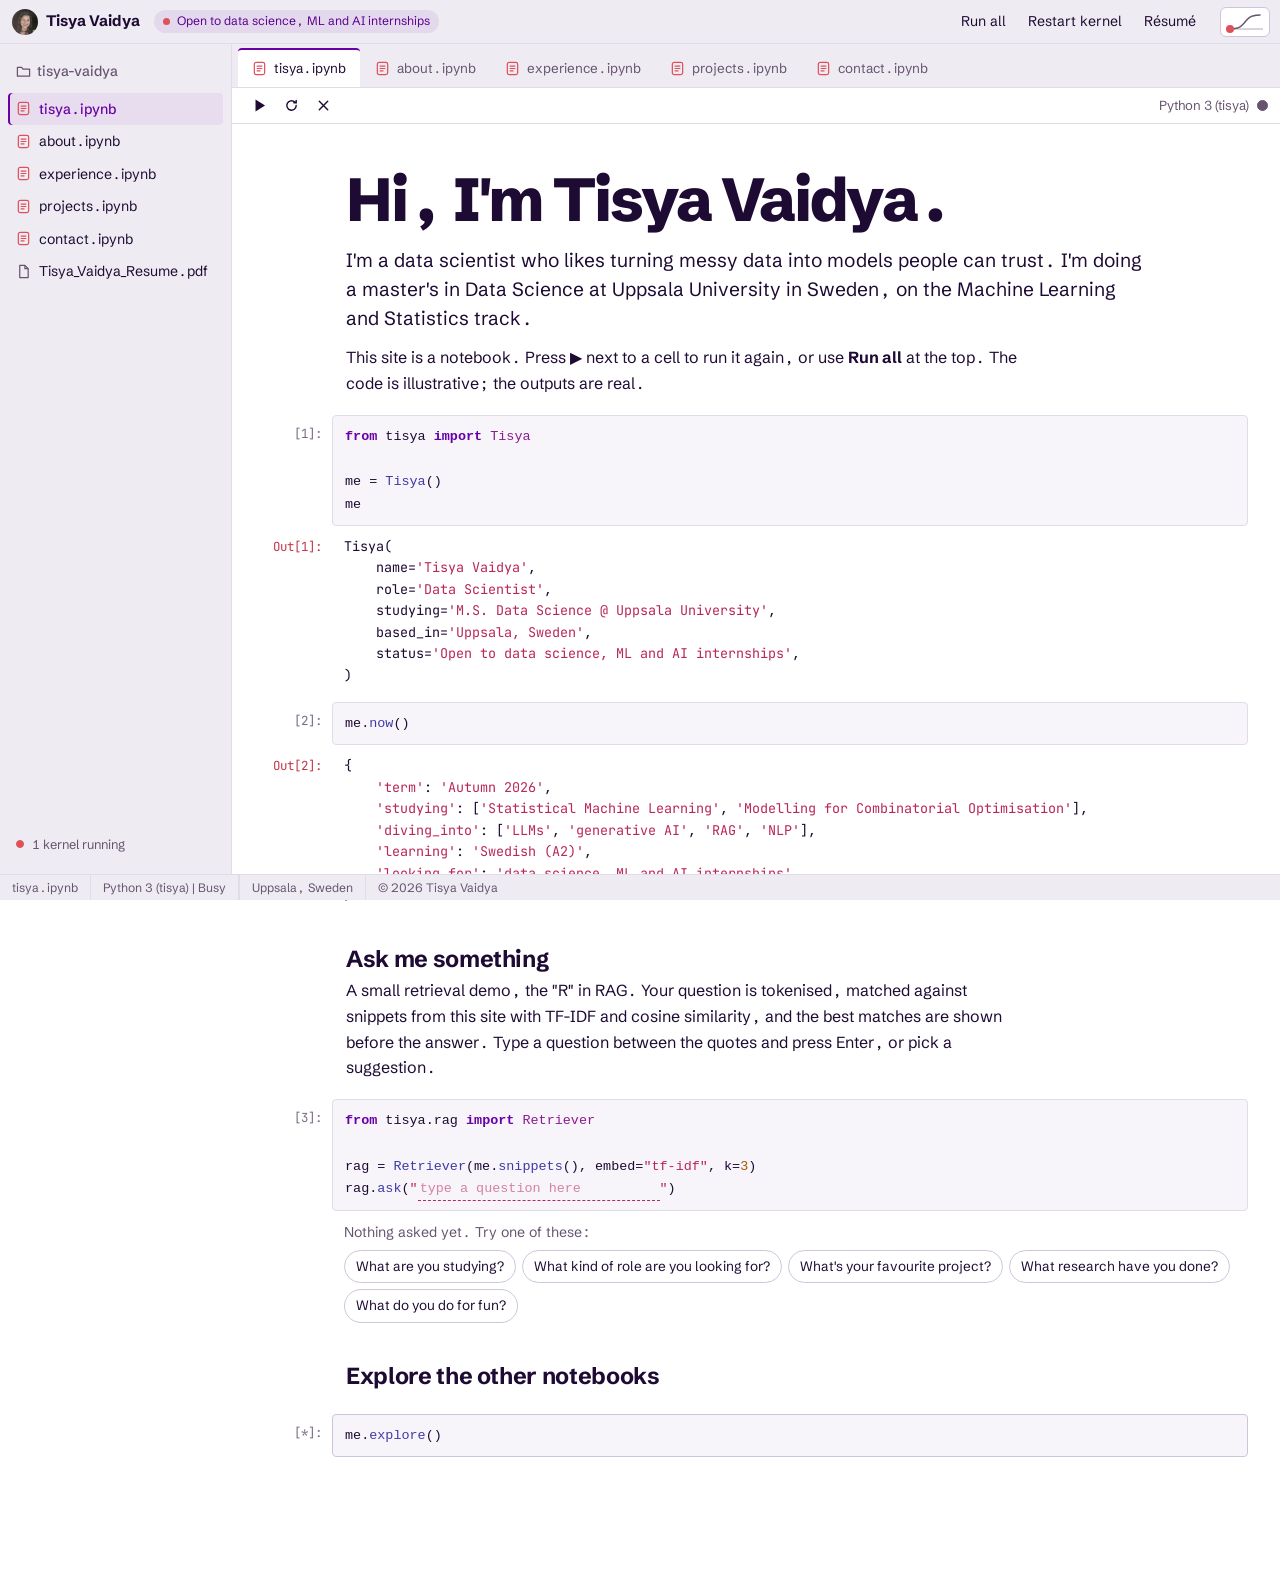
<file: index.html>
<!DOCTYPE html>
<html lang="en">
<head>
  <meta charset="utf-8">
  <meta name="viewport" content="width=device-width, initial-scale=1">
  <title>Tisya Vaidya, data scientist</title>
  <meta name="description" content="Tisya Vaidya is a data scientist and master's student in Data Science (Machine Learning and Statistics track) at Uppsala University, Sweden.">
  <link rel="canonical" href="https://tisyavaidya.com/">
  <meta property="og:type" content="website">
  <meta property="og:url" content="https://tisyavaidya.com/">
  <meta property="og:title" content="Tisya Vaidya, data scientist">
  <meta property="og:description" content="Tisya Vaidya is a data scientist and master's student in Data Science (Machine Learning and Statistics track) at Uppsala University, Sweden.">
  <meta property="og:image" content="https://tisyavaidya.com/assets/og-image.png">
  <meta name="twitter:card" content="summary_large_image">
  <link rel="icon" href="assets/favicon.svg" type="image/svg+xml">
  <script>
    /* Follow the device setting; keep a theme chosen during this visit */
    (function () {
      try { localStorage.removeItem("theme"); } catch (e) {}
      window.name = (window.name || "").replace(/(?:^|;)theme=[^;]*/g, "");
      var t = null; try { t = sessionStorage.getItem("theme"); } catch (e) {}
      if (!t) t = window.matchMedia && window.matchMedia("(prefers-color-scheme: dark)").matches ? "dark" : "light";
      document.documentElement.dataset.theme = t;
    })();
  </script>
  <link rel="preconnect" href="https://fonts.googleapis.com">
  <link rel="preconnect" href="https://fonts.gstatic.com" crossorigin>
  <link href="https://fonts.googleapis.com/css2?family=JetBrains+Mono:wght@400;700&family=Schibsted+Grotesk:wght@400;500;700;800&display=swap" rel="stylesheet">
  <link rel="stylesheet" href="css/notebook.css?v=15494342">
</head>
<body data-page="home">
  <a class="skip" href="#notebook">Skip to notebook</a>
  <div id="app">
    <div class="main">
      <main class="notebook" id="notebook">

        <div class="cell md"><div class="cell-body">
          <h1>Hi, I'm Tisya Vaidya.</h1>
          <p class="lede">I'm a data scientist who likes turning messy data into models people can trust. I'm doing a master's in Data Science at Uppsala University in Sweden, on the Machine Learning and Statistics track.</p>
          <p>This site is a notebook. Press ▶ next to a cell to run it again, or use <strong>Run all</strong> at the top. The code is illustrative; the outputs are real.</p>
        </div></div>

        <div class="cell code"><div class="cell-body">
          <pre class="src"><code>from tisya import Tisya

me = Tisya()
me</code></pre>
          <div class="output" data-render="me-repr" hidden><span class="out-prompt"></span><div class="out-body"></div></div>
        </div></div>

        <div class="cell code"><div class="cell-body">
          <pre class="src"><code>me.now()</code></pre>
          <div class="output" data-render="now" hidden><span class="out-prompt"></span><div class="out-body"></div></div>
        </div></div>

        <div class="cell md"><div class="cell-body">
          <h2>Ask me something</h2>
          <p>A small retrieval demo, the "R" in RAG. Your question is tokenised, matched against snippets from this site with TF-IDF and cosine similarity, and the best matches are shown before the answer. Type a question between the quotes and press Enter, or pick a suggestion.</p>
        </div></div>

        <div class="cell code"><div class="cell-body">
          <pre class="src"><code>from tisya.rag import Retriever

rag = Retriever(me.snippets(), embed=&quot;tf-idf&quot;, k=3)
rag.ask(&quot;__INPUT__&quot;)</code></pre>
          <div class="output" data-render="ask" hidden><div class="out-body"></div></div>
        </div></div>

        <div class="cell md"><div class="cell-body">
          <h2>Explore the other notebooks</h2>
        </div></div>

        <div class="cell code"><div class="cell-body">
          <pre class="src"><code>me.explore()</code></pre>
          <div class="output" data-render="explore" hidden><div class="out-body"></div></div>
        </div></div>
      </main>
    </div>
  </div>
  <script src="js/data.js?v=7a0d462c"></script>
  <script src="js/notebook.js?v=66064dac"></script>
</body>
</html>
</file>
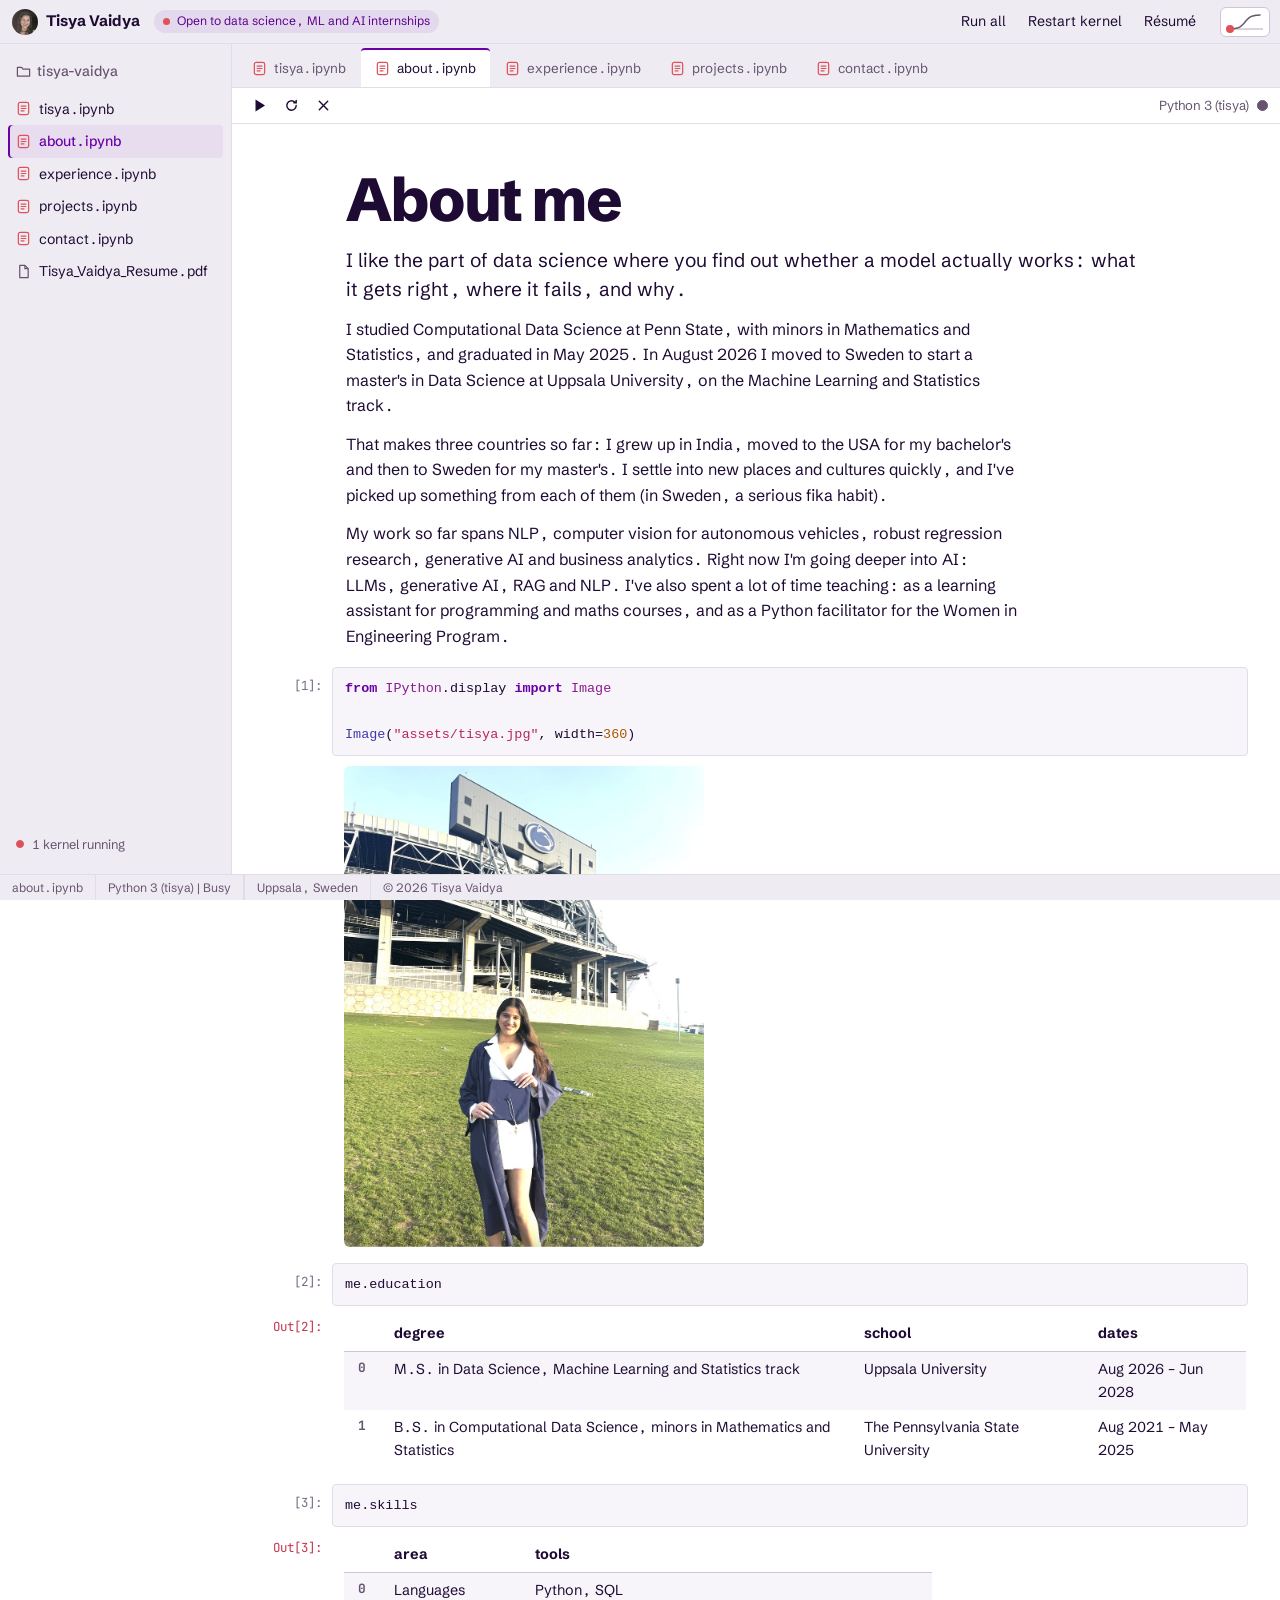
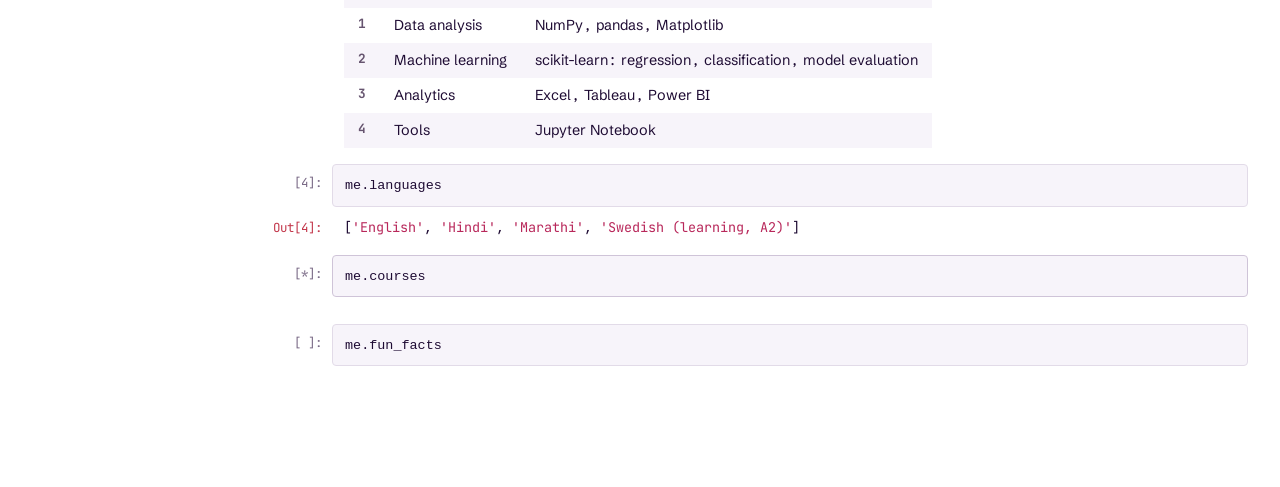
<file: about.html>
<!DOCTYPE html>
<html lang="en">
<head>
  <meta charset="utf-8">
  <meta name="viewport" content="width=device-width, initial-scale=1">
  <title>About | Tisya Vaidya</title>
  <meta name="description" content="Tisya Vaidya is a data scientist and master's student in Data Science (Machine Learning and Statistics track) at Uppsala University, Sweden.">
  <link rel="canonical" href="https://tisyavaidya.com/about">
  <meta property="og:type" content="website">
  <meta property="og:url" content="https://tisyavaidya.com/about">
  <meta property="og:title" content="About | Tisya Vaidya">
  <meta property="og:description" content="Tisya Vaidya is a data scientist and master's student in Data Science (Machine Learning and Statistics track) at Uppsala University, Sweden.">
  <meta property="og:image" content="https://tisyavaidya.com/assets/og-image.png">
  <meta name="twitter:card" content="summary_large_image">
  <link rel="icon" href="assets/favicon.svg" type="image/svg+xml">
  <script>
    /* Follow the device setting; keep a theme chosen during this visit */
    (function () {
      try { localStorage.removeItem("theme"); } catch (e) {}
      window.name = (window.name || "").replace(/(?:^|;)theme=[^;]*/g, "");
      var t = null; try { t = sessionStorage.getItem("theme"); } catch (e) {}
      if (!t) t = window.matchMedia && window.matchMedia("(prefers-color-scheme: dark)").matches ? "dark" : "light";
      document.documentElement.dataset.theme = t;
    })();
  </script>
  <link rel="preconnect" href="https://fonts.googleapis.com">
  <link rel="preconnect" href="https://fonts.gstatic.com" crossorigin>
  <link href="https://fonts.googleapis.com/css2?family=JetBrains+Mono:wght@400;700&family=Schibsted+Grotesk:wght@400;500;700;800&display=swap" rel="stylesheet">
  <link rel="stylesheet" href="css/notebook.css?v=15494342">
</head>
<body data-page="about">
  <a class="skip" href="#notebook">Skip to notebook</a>
  <div id="app">
    <div class="main">
      <main class="notebook" id="notebook">

        <div class="cell md"><div class="cell-body">
          <h1>About me</h1>
          <p class="lede">I like the part of data science where you find out whether a model actually works: what it gets right, where it fails, and why.</p>
          <p>I studied Computational Data Science at Penn State, with minors in Mathematics and Statistics, and graduated in May 2025. In August 2026 I moved to Sweden to start a master's in Data Science at Uppsala University, on the Machine Learning and Statistics track.</p>
          <p>That makes three countries so far: I grew up in India, moved to the USA for my bachelor's and then to Sweden for my master's. I settle into new places and cultures quickly, and I've picked up something from each of them (in Sweden, a serious fika habit).</p>
          <p>My work so far spans NLP, computer vision for autonomous vehicles, robust regression research, generative AI and business analytics. Right now I'm going deeper into AI: LLMs, generative AI, RAG and NLP. I've also spent a lot of time teaching: as a learning assistant for programming and maths courses, and as a Python facilitator for the Women in Engineering Program.</p>
        </div></div>

        <div class="cell code"><div class="cell-body">
          <pre class="src"><code>from IPython.display import Image

Image(&quot;assets/tisya.jpg&quot;, width=360)</code></pre>
          <div class="output" data-render="" hidden><div class="out-body"><img class="portrait" src="assets/tisya.jpg" alt="Tisya Vaidya in her graduation gown, holding her cap, in front of Beaver Stadium at Penn State" width="900" height="1203"></div></div>
        </div></div>

        <div class="cell code"><div class="cell-body">
          <pre class="src"><code>me.education</code></pre>
          <div class="output" data-render="education" hidden><span class="out-prompt"></span><div class="out-body"></div></div>
        </div></div>

        <div class="cell code"><div class="cell-body">
          <pre class="src"><code>me.skills</code></pre>
          <div class="output" data-render="skills" hidden><span class="out-prompt"></span><div class="out-body"></div></div>
        </div></div>

        <div class="cell code"><div class="cell-body">
          <pre class="src"><code>me.languages</code></pre>
          <div class="output" data-render="languages" hidden><span class="out-prompt"></span><div class="out-body"></div></div>
        </div></div>

        <div class="cell code"><div class="cell-body">
          <pre class="src"><code>me.courses</code></pre>
          <div class="output" data-render="courses" hidden><span class="out-prompt"></span><div class="out-body"></div></div>
        </div></div>

        <div class="cell code"><div class="cell-body">
          <pre class="src"><code>me.fun_facts</code></pre>
          <div class="output" data-render="fun-facts" hidden><span class="out-prompt"></span><div class="out-body"></div></div>
        </div></div>
      </main>
    </div>
  </div>
  <script src="js/data.js?v=7a0d462c"></script>
  <script src="js/notebook.js?v=66064dac"></script>
</body>
</html>
</file>
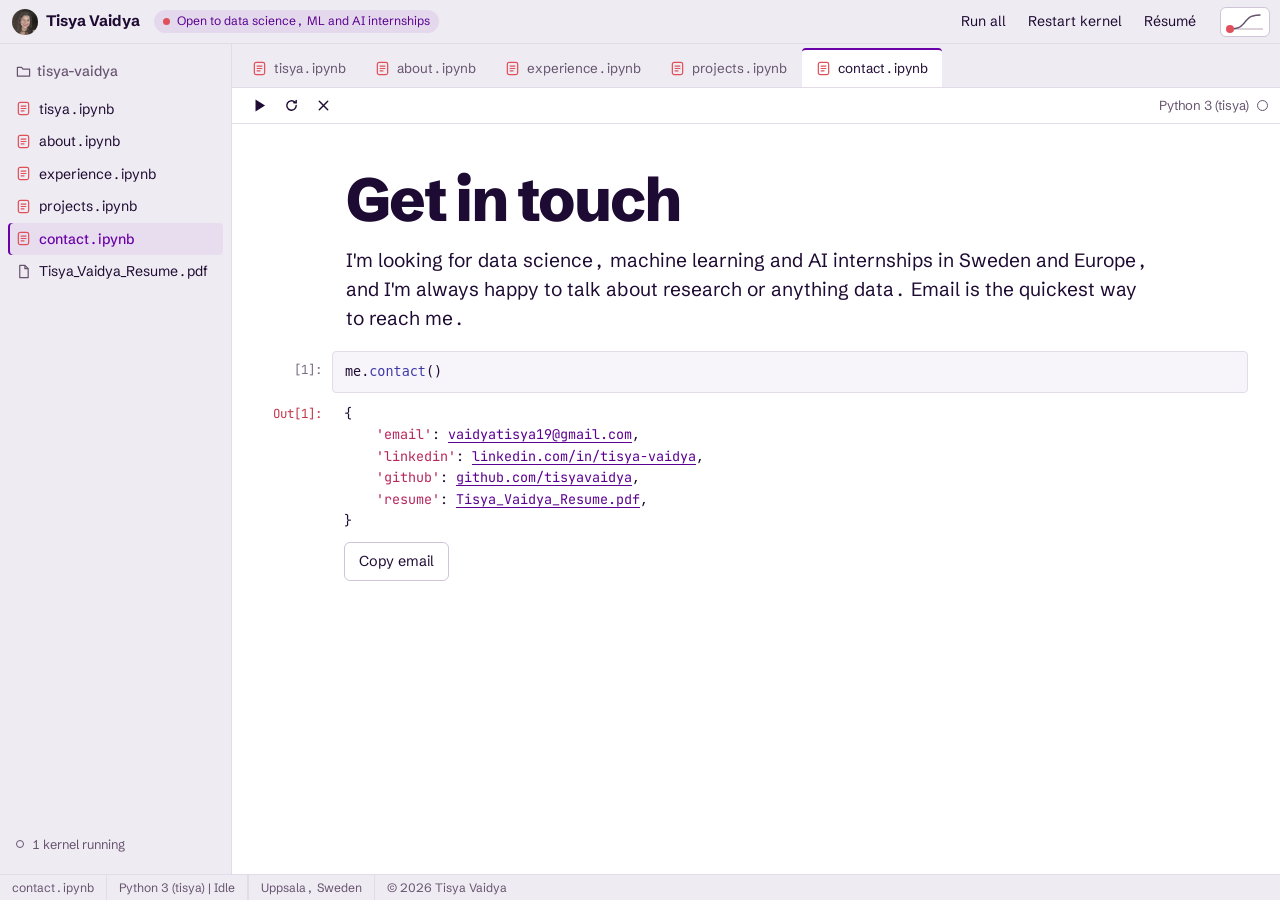
<file: contact.html>
<!DOCTYPE html>
<html lang="en">
<head>
  <meta charset="utf-8">
  <meta name="viewport" content="width=device-width, initial-scale=1">
  <title>Contact | Tisya Vaidya</title>
  <meta name="description" content="Tisya Vaidya is a data scientist and master's student in Data Science (Machine Learning and Statistics track) at Uppsala University, Sweden.">
  <link rel="canonical" href="https://tisyavaidya.com/contact">
  <meta property="og:type" content="website">
  <meta property="og:url" content="https://tisyavaidya.com/contact">
  <meta property="og:title" content="Contact | Tisya Vaidya">
  <meta property="og:description" content="Tisya Vaidya is a data scientist and master's student in Data Science (Machine Learning and Statistics track) at Uppsala University, Sweden.">
  <meta property="og:image" content="https://tisyavaidya.com/assets/og-image.png">
  <meta name="twitter:card" content="summary_large_image">
  <link rel="icon" href="assets/favicon.svg" type="image/svg+xml">
  <script>
    /* Follow the device setting; keep a theme chosen during this visit */
    (function () {
      try { localStorage.removeItem("theme"); } catch (e) {}
      window.name = (window.name || "").replace(/(?:^|;)theme=[^;]*/g, "");
      var t = null; try { t = sessionStorage.getItem("theme"); } catch (e) {}
      if (!t) t = window.matchMedia && window.matchMedia("(prefers-color-scheme: dark)").matches ? "dark" : "light";
      document.documentElement.dataset.theme = t;
    })();
  </script>
  <link rel="preconnect" href="https://fonts.googleapis.com">
  <link rel="preconnect" href="https://fonts.gstatic.com" crossorigin>
  <link href="https://fonts.googleapis.com/css2?family=JetBrains+Mono:wght@400;700&family=Schibsted+Grotesk:wght@400;500;700;800&display=swap" rel="stylesheet">
  <link rel="stylesheet" href="css/notebook.css?v=15494342">
</head>
<body data-page="contact">
  <a class="skip" href="#notebook">Skip to notebook</a>
  <div id="app">
    <div class="main">
      <main class="notebook" id="notebook">

        <div class="cell md"><div class="cell-body">
          <h1>Get in touch</h1>
          <p class="lede">I'm looking for data science, machine learning and AI internships in Sweden and Europe, and I'm always happy to talk about research or anything data. Email is the quickest way to reach me.</p>
        </div></div>

        <div class="cell code"><div class="cell-body">
          <pre class="src"><code>me.contact()</code></pre>
          <div class="output" data-render="contact" hidden><span class="out-prompt"></span><div class="out-body"></div></div>
        </div></div>
      </main>
    </div>
  </div>
  <script src="js/data.js?v=7a0d462c"></script>
  <script src="js/notebook.js?v=66064dac"></script>
</body>
</html>
</file>
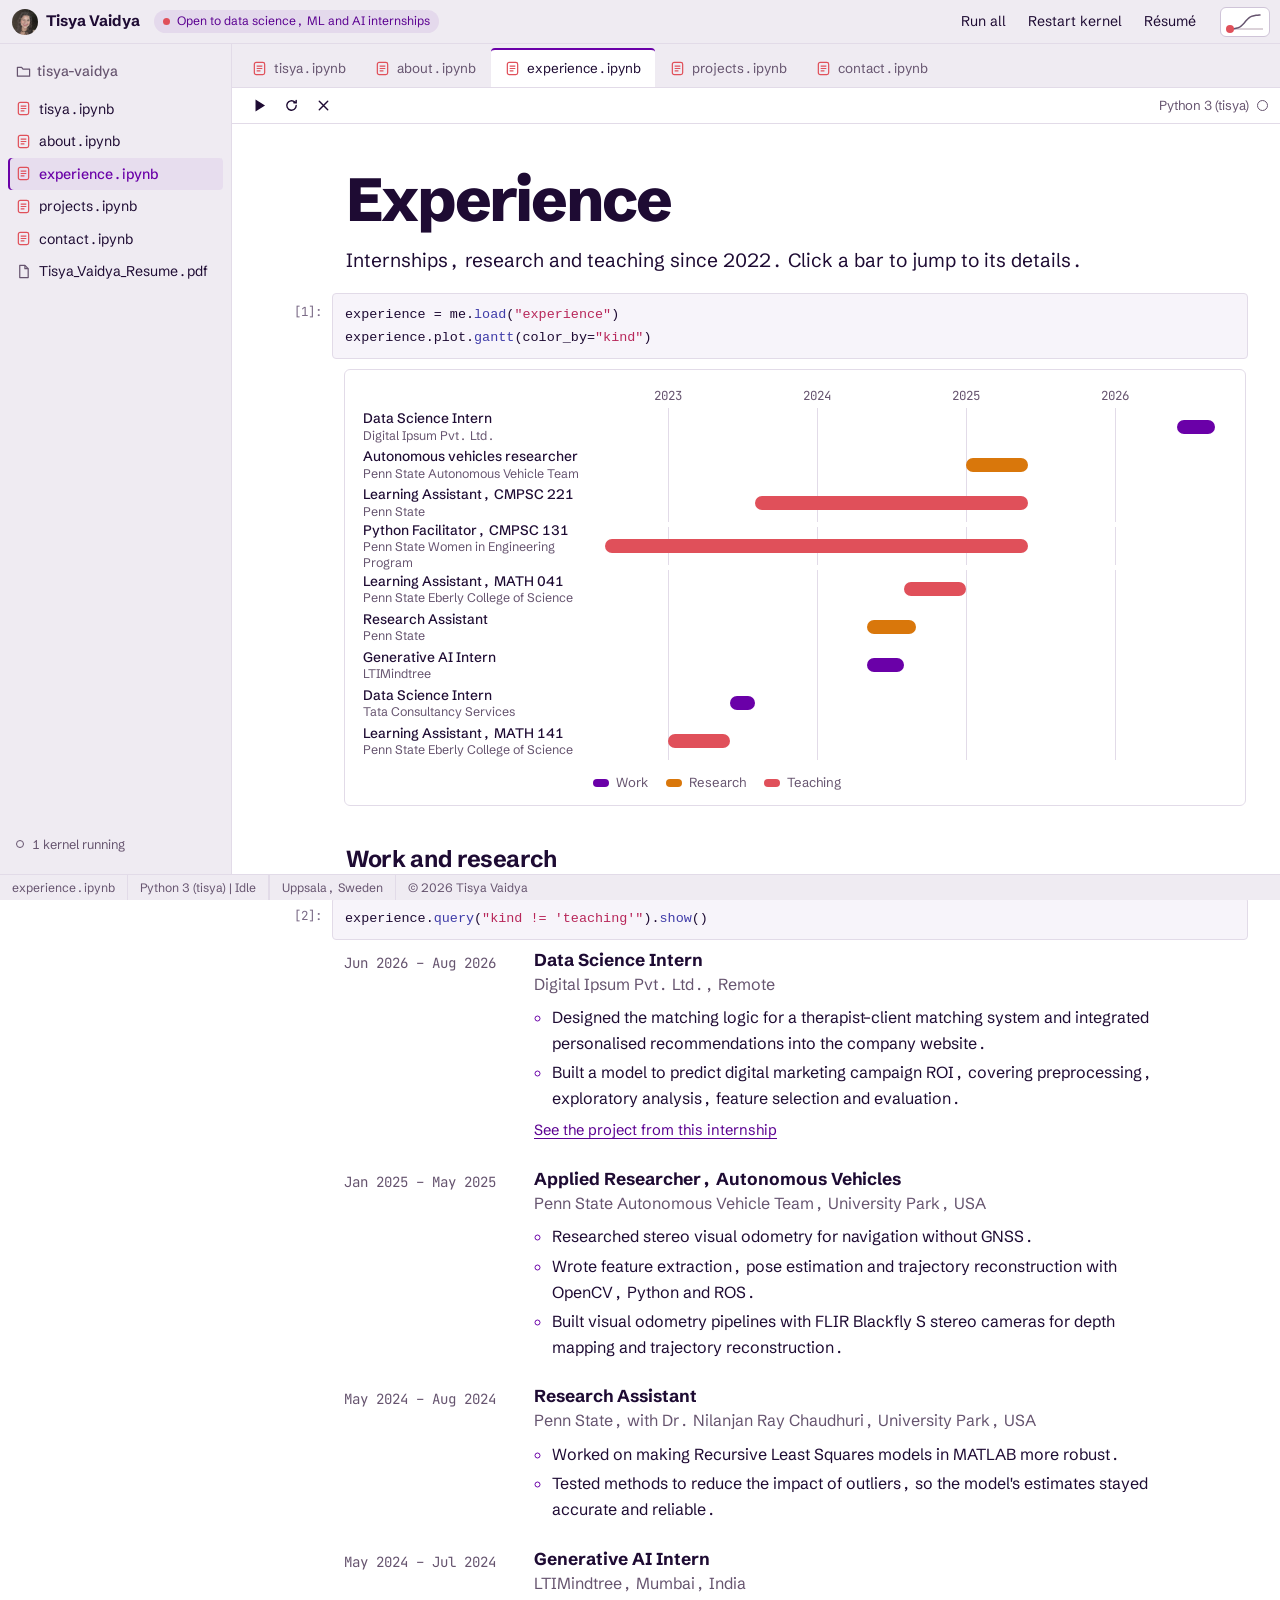
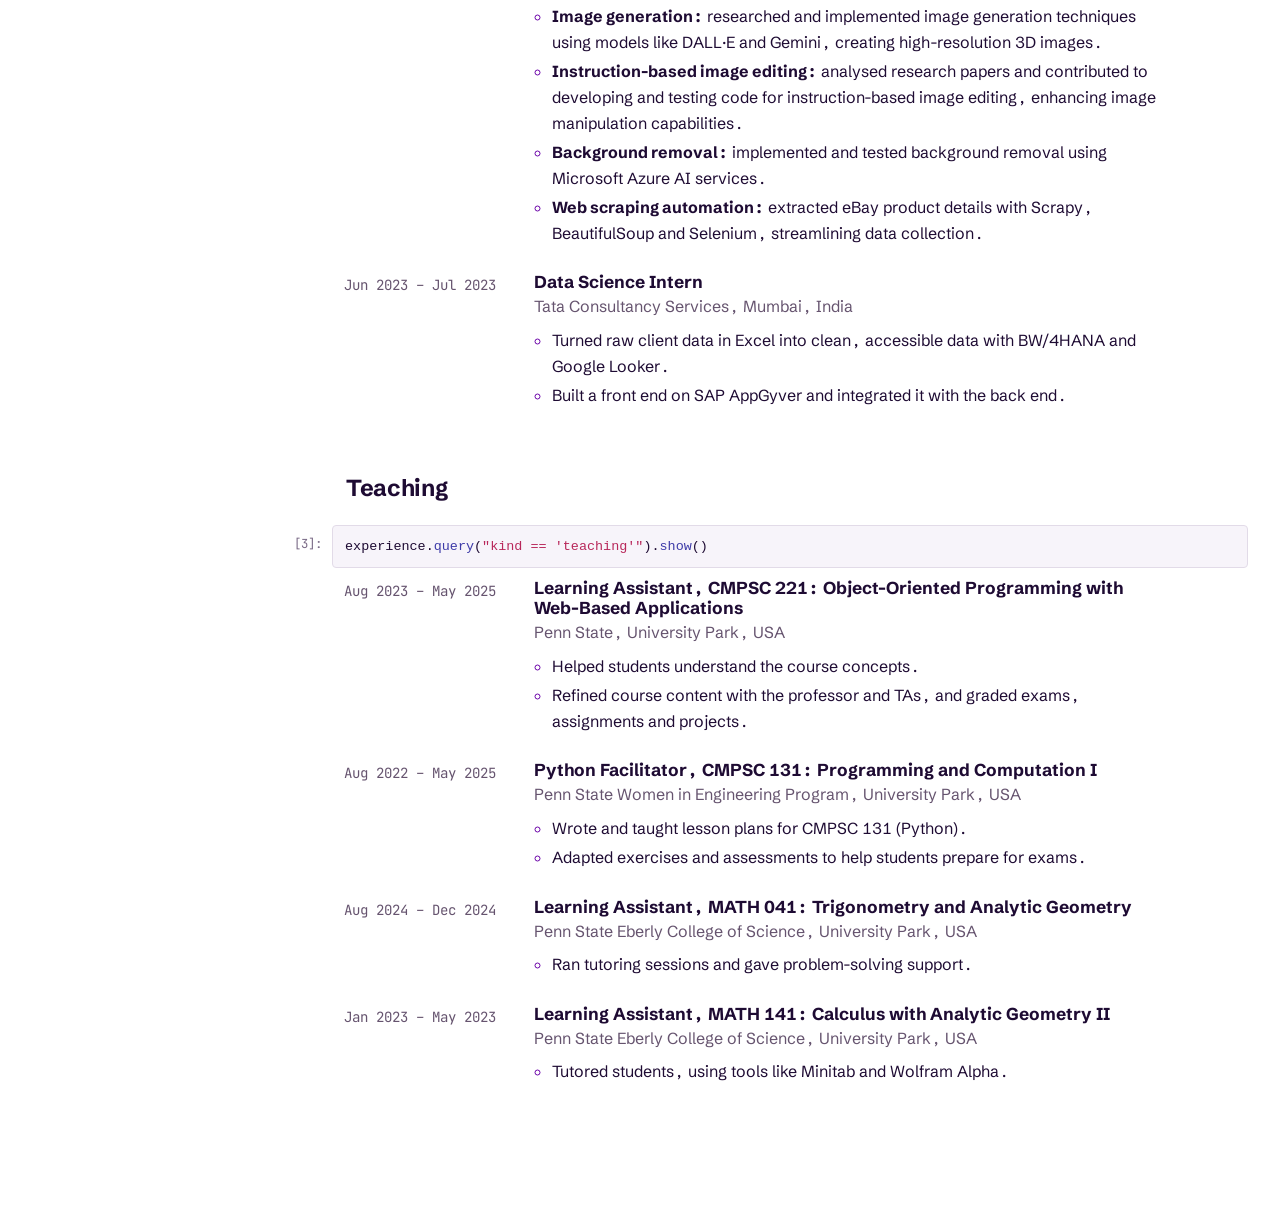
<file: experience.html>
<!DOCTYPE html>
<html lang="en">
<head>
  <meta charset="utf-8">
  <meta name="viewport" content="width=device-width, initial-scale=1">
  <title>Experience | Tisya Vaidya</title>
  <meta name="description" content="Tisya Vaidya is a data scientist and master's student in Data Science (Machine Learning and Statistics track) at Uppsala University, Sweden.">
  <link rel="canonical" href="https://tisyavaidya.com/experience">
  <meta property="og:type" content="website">
  <meta property="og:url" content="https://tisyavaidya.com/experience">
  <meta property="og:title" content="Experience | Tisya Vaidya">
  <meta property="og:description" content="Tisya Vaidya is a data scientist and master's student in Data Science (Machine Learning and Statistics track) at Uppsala University, Sweden.">
  <meta property="og:image" content="https://tisyavaidya.com/assets/og-image.png">
  <meta name="twitter:card" content="summary_large_image">
  <link rel="icon" href="assets/favicon.svg" type="image/svg+xml">
  <script>
    /* Follow the device setting; keep a theme chosen during this visit */
    (function () {
      try { localStorage.removeItem("theme"); } catch (e) {}
      window.name = (window.name || "").replace(/(?:^|;)theme=[^;]*/g, "");
      var t = null; try { t = sessionStorage.getItem("theme"); } catch (e) {}
      if (!t) t = window.matchMedia && window.matchMedia("(prefers-color-scheme: dark)").matches ? "dark" : "light";
      document.documentElement.dataset.theme = t;
    })();
  </script>
  <link rel="preconnect" href="https://fonts.googleapis.com">
  <link rel="preconnect" href="https://fonts.gstatic.com" crossorigin>
  <link href="https://fonts.googleapis.com/css2?family=JetBrains+Mono:wght@400;700&family=Schibsted+Grotesk:wght@400;500;700;800&display=swap" rel="stylesheet">
  <link rel="stylesheet" href="css/notebook.css?v=15494342">
</head>
<body data-page="experience">
  <a class="skip" href="#notebook">Skip to notebook</a>
  <div id="app">
    <div class="main">
      <main class="notebook" id="notebook">

        <div class="cell md"><div class="cell-body">
          <h1>Experience</h1>
          <p class="lede">Internships, research and teaching since 2022. Click a bar to jump to its details.</p>
        </div></div>

        <div class="cell code"><div class="cell-body">
          <pre class="src"><code>experience = me.load(&quot;experience&quot;)
experience.plot.gantt(color_by=&quot;kind&quot;)</code></pre>
          <div class="output" data-render="gantt" hidden><div class="out-body"></div></div>
        </div></div>

        <div class="cell md"><div class="cell-body">
          <h2>Work and research</h2>
        </div></div>

        <div class="cell code"><div class="cell-body">
          <pre class="src"><code>experience.query(&quot;kind != &#x27;teaching&#x27;&quot;).show()</code></pre>
          <div class="output" data-render="work-research" hidden><div class="out-body"></div></div>
        </div></div>

        <div class="cell md"><div class="cell-body">
          <h2>Teaching</h2>
        </div></div>

        <div class="cell code"><div class="cell-body">
          <pre class="src"><code>experience.query(&quot;kind == &#x27;teaching&#x27;&quot;).show()</code></pre>
          <div class="output" data-render="teaching" hidden><div class="out-body"></div></div>
        </div></div>
      </main>
    </div>
  </div>
  <script src="js/data.js?v=7a0d462c"></script>
  <script src="js/notebook.js?v=66064dac"></script>
</body>
</html>
</file>
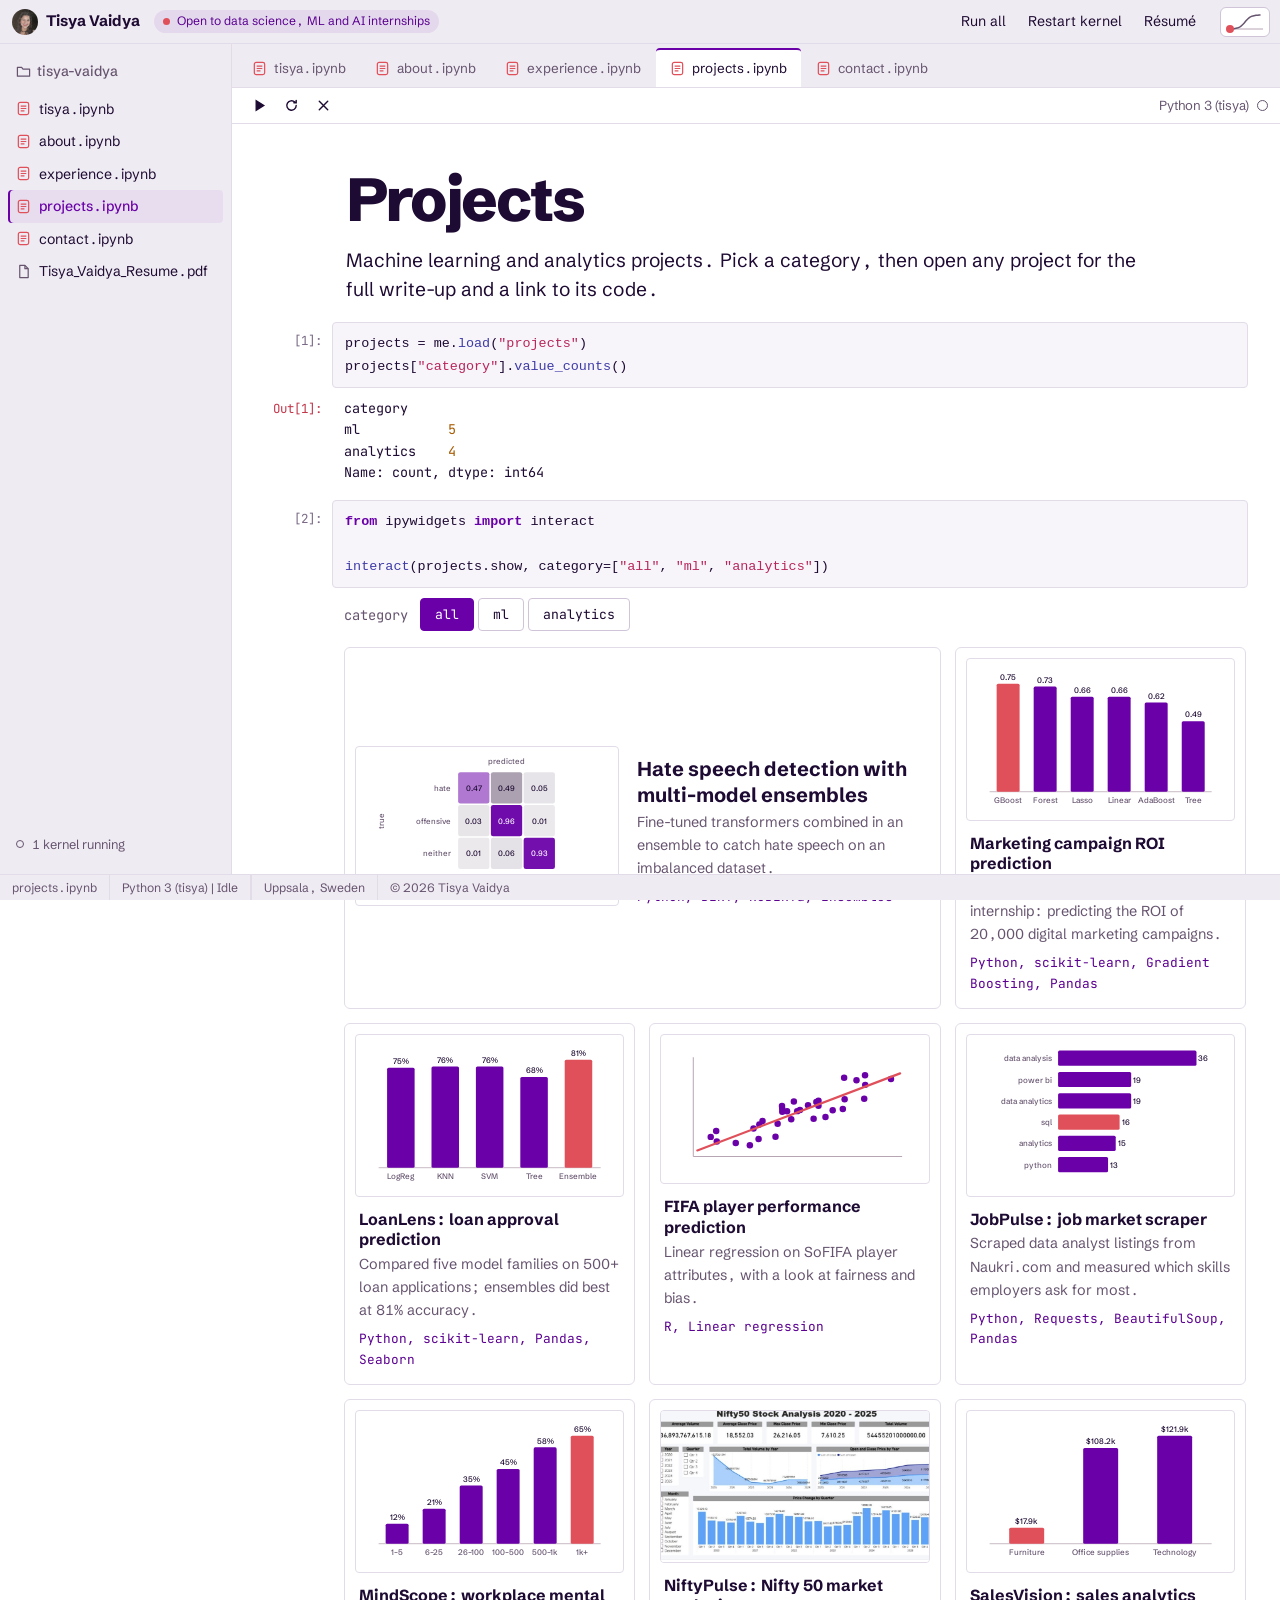
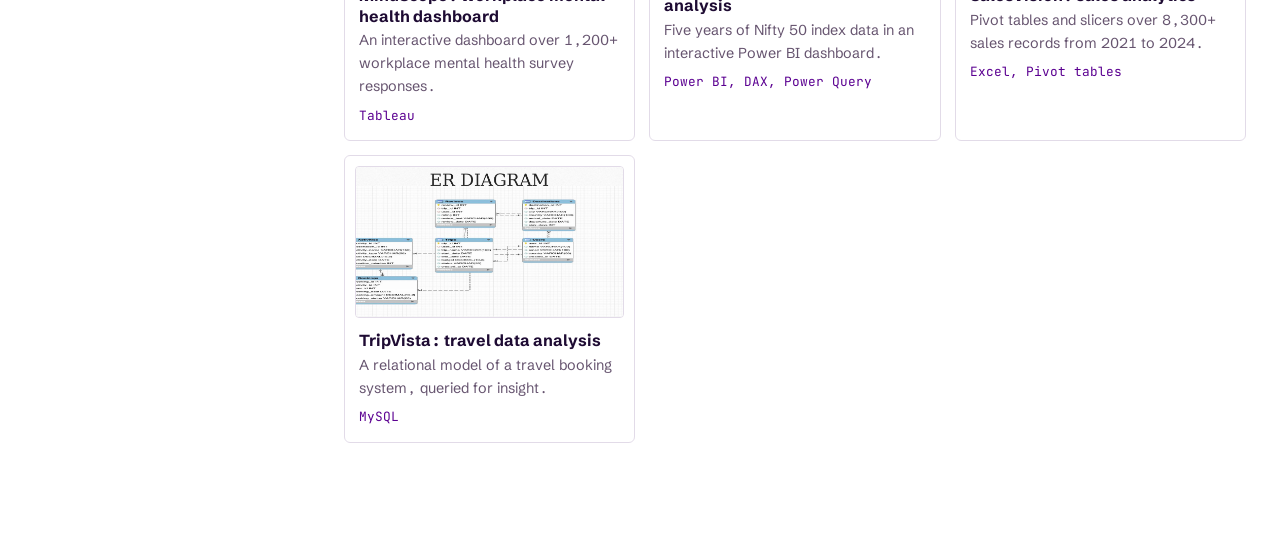
<file: projects.html>
<!DOCTYPE html>
<html lang="en">
<head>
  <meta charset="utf-8">
  <meta name="viewport" content="width=device-width, initial-scale=1">
  <title>Projects | Tisya Vaidya</title>
  <meta name="description" content="Tisya Vaidya is a data scientist and master's student in Data Science (Machine Learning and Statistics track) at Uppsala University, Sweden.">
  <link rel="canonical" href="https://tisyavaidya.com/projects">
  <meta property="og:type" content="website">
  <meta property="og:url" content="https://tisyavaidya.com/projects">
  <meta property="og:title" content="Projects | Tisya Vaidya">
  <meta property="og:description" content="Tisya Vaidya is a data scientist and master's student in Data Science (Machine Learning and Statistics track) at Uppsala University, Sweden.">
  <meta property="og:image" content="https://tisyavaidya.com/assets/og-image.png">
  <meta name="twitter:card" content="summary_large_image">
  <link rel="icon" href="assets/favicon.svg" type="image/svg+xml">
  <script>
    /* Follow the device setting; keep a theme chosen during this visit */
    (function () {
      try { localStorage.removeItem("theme"); } catch (e) {}
      window.name = (window.name || "").replace(/(?:^|;)theme=[^;]*/g, "");
      var t = null; try { t = sessionStorage.getItem("theme"); } catch (e) {}
      if (!t) t = window.matchMedia && window.matchMedia("(prefers-color-scheme: dark)").matches ? "dark" : "light";
      document.documentElement.dataset.theme = t;
    })();
  </script>
  <link rel="preconnect" href="https://fonts.googleapis.com">
  <link rel="preconnect" href="https://fonts.gstatic.com" crossorigin>
  <link href="https://fonts.googleapis.com/css2?family=JetBrains+Mono:wght@400;700&family=Schibsted+Grotesk:wght@400;500;700;800&display=swap" rel="stylesheet">
  <link rel="stylesheet" href="css/notebook.css?v=15494342">
</head>
<body data-page="projects">
  <a class="skip" href="#notebook">Skip to notebook</a>
  <div id="app">
    <div class="main">
      <main class="notebook" id="notebook">

        <div class="cell md"><div class="cell-body">
          <h1>Projects</h1>
          <p class="lede">Machine learning and analytics projects. Pick a category, then open any project for the full write-up and a link to its code.</p>
        </div></div>

        <div class="cell code"><div class="cell-body">
          <pre class="src"><code>projects = me.load(&quot;projects&quot;)
projects[&quot;category&quot;].value_counts()</code></pre>
          <div class="output" data-render="project-counts" hidden><span class="out-prompt"></span><div class="out-body"></div></div>
        </div></div>

        <div class="cell code"><div class="cell-body">
          <pre class="src"><code>from ipywidgets import interact

interact(projects.show, category=[&quot;all&quot;, &quot;ml&quot;, &quot;analytics&quot;])</code></pre>
          <div class="output" data-render="project-grid" hidden><div class="out-body"></div></div>
        </div></div>
      </main>
    </div>
  </div>
  <script src="js/data.js?v=7a0d462c"></script>
  <script src="js/notebook.js?v=66064dac"></script>
</body>
</html>
</file>
<file: css/notebook.css>
/* ==========================================================================
   Tisya Vaidya — notebook theme (JupyterLab-style, Plasma colours)
   Every colour lives in the two theme blocks below.
   ========================================================================== */

:root {
  color-scheme: light;
  --chrome: #EFEBF2;        /* menu bar, sidebar, tabs */
  --chrome-2: #E6E0EB;
  --paper: #FFFFFF;         /* notebook page */
  --code-bg: #F7F4FA;
  --ink: #1E0B33;
  --muted: #66546F;
  --rule: #E2DBE8;
  --rule-strong: #CFC4D8;
  --select: #6A00A8;        /* selected-cell bar */
  --select-soft: rgba(106, 0, 168, 0.06);
  --prompt: #7A6A86;
  --out: #C2364A;           /* Out[n] prompt */
  /* Plasma colormap for charts */
  --blue: #6A00A8;
  --blue-text: #5B0091;
  --orange: #E0505A;
  --green: #D9770B;
  /* syntax */
  --tk-k: #6A00A8;
  --tk-s: #B8275A;
  --tk-n: #A65A00;
  --tk-f: #3E3BA8;
  --tk-a: #1E0B33;
  --tk-t: #8A1C8F;
  --tk-c: #8E8299;
  --on-solid: #FFFFFF;
  --solid: #1E0B33;
  --solid-hover: #35204A;
  --badge-bg: rgba(106, 0, 168, 0.08);
  --badge-ink: #5B0091;
  --plot-bg: #FFFFFF;
  --plot-grid: #F1E7ED;
  --plot-axis: #B8A5B3;
  --plot-resid: #DDCBD6;
  --dialog-bg: #FFFFFF;
  --surface: #F7F4FA;
  --surface-hover: #EFE9F4;

  --sans: "Schibsted Grotesk", system-ui, -apple-system, "Segoe UI", sans-serif;
  --mono: "JetBrains Mono", ui-monospace, "SFMono-Regular", Menlo, Consolas, monospace;
  --gutter: 84px;
}

:root[data-theme="dark"] {
  color-scheme: dark;
  --chrome: #131118;
  --chrome-2: #1B1822;
  --paper: #0E0C12;
  --code-bg: #17141D;
  --ink: #F2EEF6;
  --muted: #A9A1B4;
  --rule: #26222E;
  --rule-strong: #383242;
  --select: #B77AF0;
  --select-soft: rgba(183, 122, 240, 0.06);
  --prompt: #8B8197;
  --out: #EC6A7D;
  --blue: #EC6A7D;
  --blue-text: #F59AB0;
  --orange: #FCC438;
  --green: #B77AF0;
  --tk-k: #C59AF5;
  --tk-s: #F38BA0;
  --tk-n: #FCC438;
  --tk-f: #8FB8FF;
  --tk-a: #F2EEF6;
  --tk-t: #E59BE0;
  --tk-c: #7A7088;
  --on-solid: #16131C;
  --solid: #F2EEF6;
  --solid-hover: #FFFFFF;
  --badge-bg: rgba(252, 196, 56, 0.12);
  --badge-ink: #FCD46A;
  --plot-bg: #15121B;
  --plot-grid: #25212E;
  --plot-axis: #4E465C;
  --plot-resid: #3A3446;
  --dialog-bg: #18151F;
  --surface: #1B1822;
  --surface-hover: #241F2C;
}

/* ------------------------------------------------------------------ Base */
*, *::before, *::after { box-sizing: border-box; }
html { -webkit-text-size-adjust: 100%; }
body {
  margin: 0; background: var(--paper); color: var(--ink);
  font-family: var(--sans); font-size: 1rem; line-height: 1.6;
  -webkit-font-smoothing: antialiased; font-variant-numeric: tabular-nums;
  padding-bottom: 26px;
}
img, svg { display: block; max-width: 100%; }
h1, h2, h3 { margin: 0; line-height: 1.15; }
p { margin: 0; }
a { color: var(--blue-text); text-underline-offset: 3px; text-decoration-thickness: 1px; }
a:hover { text-decoration-thickness: 2px; }
button { font: inherit; color: inherit; }
:focus-visible { outline: 2px solid var(--orange); outline-offset: 2px; border-radius: 4px; }
.sr-only { position: absolute; width: 1px; height: 1px; overflow: hidden; clip: rect(0 0 0 0); white-space: nowrap; }
.muted { color: var(--muted); }
.small { font-size: .88rem; }
.skip { position: absolute; left: -9999px; z-index: 60; }
.skip:focus { left: 12px; top: 8px; background: var(--solid); color: var(--on-solid); padding: 6px 10px; border-radius: 6px; }
@media (prefers-reduced-motion: reduce) { *, *::before, *::after { transition: none !important; animation: none !important; } }

/* ---------------------------------------------------------------- Layout */
#app { display: grid; grid-template-columns: 232px minmax(0, 1fr); grid-template-rows: auto 1fr; min-height: calc(100vh - 26px); }
.menubar { grid-column: 1 / -1; }
.sidebar { grid-column: 1; grid-row: 2; }
.main { grid-column: 2; grid-row: 2; min-width: 0; }

/* Menu bar */
.menubar {
  position: sticky; top: 0; z-index: 20; display: flex; align-items: center; gap: 14px;
  height: 44px; padding: 0 10px 0 12px; background: var(--chrome); border-bottom: 1px solid var(--rule);
}
.brand { display: flex; align-items: center; gap: 8px; color: var(--ink); text-decoration: none; font-weight: 700; font-size: .95rem; flex: none; }
.brand img { width: 26px; height: 26px; border-radius: 50%; object-fit: cover; }
.badge { display: inline-flex; align-items: center; gap: 7px; font-size: .76rem; line-height: 1; padding: 5px 9px; border-radius: 999px; background: var(--badge-bg); color: var(--badge-ink); white-space: nowrap; }
.pulse { width: 7px; height: 7px; border-radius: 50%; background: var(--orange); flex: none; }
.menu { display: flex; align-items: center; gap: 2px; margin-left: auto; }
.menu button, .menu a {
  background: none; border: 0; padding: 6px 10px; border-radius: 4px; cursor: pointer;
  font-size: .88rem; color: var(--ink); text-decoration: none; line-height: 1.2;
}
.menu button:hover, .menu a:hover { background: var(--chrome-2); }
.sigmoid { display: grid; place-items: center; width: 50px; height: 30px; padding: 0; border-radius: 6px; border: 1px solid var(--rule-strong); background: var(--paper); cursor: pointer; flex: none; }
.sigmoid:hover { border-color: var(--muted); }
.sig-axis { stroke: var(--plot-axis); stroke-width: 1; }
.sig-curve { fill: none; stroke: var(--muted); stroke-width: 1.5; stroke-linecap: round; }
.sig-dot { fill: var(--orange); }

/* Sidebar file browser */
.sidebar {
  position: sticky; top: 44px; align-self: start; height: calc(100vh - 44px - 26px); overflow-y: auto;
  background: var(--chrome); border-right: 1px solid var(--rule); padding: 12px 8px; font-size: .88rem;
  display: flex; flex-direction: column;
}
.crumb { display: flex; align-items: center; gap: 6px; padding: 4px 8px 10px; color: var(--muted); font-weight: 500; }
.files { list-style: none; margin: 0; padding: 0; }
.files a { display: flex; align-items: center; gap: 8px; padding: 5px 8px; border-radius: 4px; color: var(--ink); text-decoration: none; }
.files a:hover { background: var(--chrome-2); }
.files a[aria-current="page"] { background: var(--select-soft); color: var(--select); font-weight: 500; box-shadow: inset 2px 0 0 var(--select); }
.nb-icon { width: 15px; height: 15px; flex: none; fill: none; stroke: var(--orange); stroke-width: 1.3; stroke-linejoin: round; }
.nb-icon.pdf { stroke: var(--muted); }
.nb-icon.folder { stroke: var(--muted); }
.kernels { margin-top: auto; padding: 8px; display: flex; align-items: center; gap: 8px; color: var(--muted); font-size: .8rem; }
.kdot { width: 8px; height: 8px; border-radius: 50%; border: 1.5px solid var(--muted); }
.kernel-busy .kdot { background: var(--orange); border-color: var(--orange); }

/* Tabs and toolbar */
.tabs {
  position: sticky; top: 44px; z-index: 15; display: flex; gap: 1px; background: var(--chrome);
  border-bottom: 1px solid var(--rule); overflow-x: auto; scrollbar-width: none; padding: 0 6px;
}
.tabs::-webkit-scrollbar { display: none; }
.tabs a {
  display: flex; align-items: center; gap: 7px; padding: 8px 14px 7px; font-size: .84rem; white-space: nowrap;
  color: var(--muted); text-decoration: none; border-top: 2px solid transparent; margin-top: 4px; border-radius: 4px 4px 0 0;
}
.tabs a:hover { color: var(--ink); background: var(--chrome-2); }
.tabs a[aria-current="page"] { background: var(--paper); color: var(--ink); border-top-color: var(--select); }
.toolbar {
  position: sticky; top: 82px; z-index: 14; display: flex; align-items: center; gap: 2px;
  height: 36px; padding: 0 12px; background: var(--paper); border-bottom: 1px solid var(--rule);
}
.toolbar button { display: grid; place-items: center; width: 30px; height: 28px; border: 0; background: none; border-radius: 4px; cursor: pointer; }
.toolbar button:hover { background: var(--surface-hover); }
.toolbar svg { width: 15px; height: 15px; fill: var(--ink); stroke: var(--ink); stroke-width: 1.5; stroke-linecap: round; }
.kernel { margin-left: auto; display: flex; align-items: center; gap: 8px; font-size: .82rem; color: var(--muted); }
.kstate { width: 11px; height: 11px; border-radius: 50%; border: 1.5px solid var(--muted); }
.kernel-busy .kstate { background: var(--muted); }

/* Status bar */
.statusbar {
  position: fixed; left: 0; right: 0; bottom: 0; z-index: 20; display: flex; gap: 0; height: 26px;
  background: var(--chrome); border-top: 1px solid var(--rule); font-size: .76rem; color: var(--muted);
}
.statusbar span { display: flex; align-items: center; padding: 0 12px; border-right: 1px solid var(--rule); white-space: nowrap; }
.statusbar .sb-right { border-right: 0; border-left: 1px solid var(--rule); }
.statusbar .sb-right:first-of-type { margin-left: auto; }

/* --------------------------------------------------------------- Notebook */
.notebook { max-width: 1040px; margin: 0 auto; padding: 28px 28px 80px 12px; }
.cell { position: relative; display: grid; grid-template-columns: var(--gutter) minmax(0, 1fr); padding: 6px 0; border-radius: 2px; outline: none; }
.cell::before { content: ""; position: absolute; left: 0; top: 4px; bottom: 4px; width: 3px; border-radius: 2px; background: transparent; }
.cell.selected::before { background: var(--select); }
.cell.selected { background: var(--select-soft); }
.gutter { display: flex; flex-direction: column; align-items: flex-end; gap: 4px; padding: 9px 10px 0 6px; }
.prompt, .out-prompt { font-family: var(--mono); font-size: .78rem; color: var(--prompt); white-space: nowrap; }
.run {
  display: grid; place-items: center; width: 24px; height: 24px; border-radius: 50%; border: 1px solid var(--rule-strong);
  background: var(--paper); cursor: pointer; opacity: 0; transition: opacity .15s ease;
}
.run svg { width: 11px; height: 11px; fill: var(--ink); }
.cell:hover .run, .cell.selected .run, .run:focus-visible { opacity: 1; }
.run:hover { border-color: var(--select); }
.run:hover svg { fill: var(--select); }
.cell-body { min-width: 0; }
pre { margin: 0; }
.src {
  background: var(--code-bg); border: 1px solid var(--rule); border-radius: 4px;
  padding: 9px 12px; font-family: var(--mono); font-size: .84rem; line-height: 1.55; overflow-x: auto; color: var(--ink);
}
.cell.running .src { border-color: var(--rule-strong); }
.tk-k { color: var(--tk-k); font-weight: 700; }
.tk-s { color: var(--tk-s); }
.tk-n { color: var(--tk-n); }
.tk-f { color: var(--tk-f); }
.tk-a { color: var(--tk-a); }
.tk-t { color: var(--tk-t); }
.tk-c { color: var(--tk-c); font-style: italic; }
.ask-input {
  font: inherit; color: var(--tk-s); background: transparent; border: 0; border-bottom: 1.5px dashed var(--tk-s);
  padding: 0 2px; width: min(30ch, 52vw); outline: none;
}
.ask-input::placeholder { color: var(--tk-s); opacity: .55; }
.ask-input:focus { border-bottom-style: solid; }

.output { position: relative; padding: 10px 2px 4px 12px; }
.output[hidden] { display: none; }
.out-prompt { position: absolute; right: calc(100% + 10px); top: 11px; color: var(--out); }
.out-body { min-width: 0; }
.cell.ran .output:not([hidden]) { animation: fadein .25s ease-out; }
@keyframes fadein { from { opacity: 0; } }
.repr { font-family: var(--mono); font-size: .84rem; line-height: 1.6; white-space: pre-wrap; color: var(--ink); }
.repr a { color: var(--blue-text); }
.stderr { font-family: var(--mono); font-size: .84rem; color: var(--out); background: color-mix(in srgb, var(--out) 8%, transparent); padding: 6px 10px; border-radius: 4px; }
.answer { max-width: 44em; font-size: 1.02rem; }

/* Markdown cells */
.md .cell-body { padding: 6px 12px 6px 14px; }
.md h1 { font-size: clamp(2.3rem, 5vw, 3.8rem); font-weight: 800; letter-spacing: -0.035em; line-height: 1; margin: 6px 0 16px; }
.md h2 { font-size: 1.45rem; font-weight: 700; letter-spacing: -0.015em; margin: 18px 0 6px; }
.md p { max-width: 42em; }
.md p + p { margin-top: .8em; }
.md .lede { font-size: 1.2rem; line-height: 1.5; }
.md code { font-family: var(--mono); font-size: .86em; background: var(--code-bg); border: 1px solid var(--rule); padding: 1px 5px; border-radius: 4px; }

/* DataFrame output */
.df-wrap { overflow-x: auto; }
.df { border-collapse: collapse; font-size: .9rem; }
.df th, .df td { padding: 6px 14px; text-align: left; vertical-align: top; }
.df thead th { font-weight: 700; border-bottom: 1px solid var(--rule-strong); }
.df tbody th { font-weight: 700; color: var(--muted); font-family: var(--mono); font-size: .8rem; }
.df tbody tr:nth-child(odd) { background: var(--code-bg); }

/* Buttons and chips */
.btn { display: inline-flex; align-items: center; padding: 7px 14px; border-radius: 6px; border: 1px solid var(--rule-strong); background: var(--paper); cursor: pointer; font-size: .9rem; text-decoration: none; color: var(--ink); }
.btn:hover { background: var(--surface-hover); }
.btn.solid { background: var(--solid); color: var(--on-solid); border-color: var(--solid); }
.btn.solid:hover { background: var(--solid-hover); }
.output p .btn { margin-top: 10px; }
.chips { display: flex; flex-wrap: wrap; gap: 6px; margin-top: 6px; }
.chip { padding: 5px 11px; border-radius: 999px; border: 1px solid var(--rule-strong); background: var(--paper); cursor: pointer; font-size: .85rem; }
.chip:hover { background: var(--surface-hover); border-color: var(--select); }

/* Explore links */
.explore { list-style: none; margin: 0; padding: 0; display: grid; grid-template-columns: repeat(2, minmax(0, 1fr)); gap: 10px; max-width: 760px; }
.explore a { display: grid; grid-template-columns: auto 1fr; column-gap: 10px; align-items: center; padding: 12px 14px; border: 1px solid var(--rule); border-radius: 6px; text-decoration: none; color: var(--ink); background: var(--paper); }
.explore a:hover { border-color: var(--select); background: var(--select-soft); }
.explore .nb-icon { grid-row: span 2; width: 20px; height: 20px; }
.explore strong { font-family: var(--mono); font-size: .9rem; }
.explore span { color: var(--muted); font-size: .88rem; }

/* RLS plot */
.plot-frame { max-width: 620px; background: var(--plot-bg); border: 1px solid var(--rule); border-radius: 6px; padding: 8px; }
#fit-canvas { width: 100%; aspect-ratio: 16 / 10; display: block; cursor: crosshair; touch-action: manipulation; }
.plot-caption { display: flex; flex-wrap: wrap; align-items: baseline; gap: 4px 14px; margin-top: 8px; font-size: .85rem; color: var(--muted); max-width: 620px; }
.eq { font-family: var(--mono); color: var(--ink); }
.link-btn { background: none; border: 0; padding: 0; color: var(--blue-text); text-decoration: underline; text-underline-offset: 3px; cursor: pointer; font-size: inherit; }

/* Portrait */
.portrait { width: 360px; max-width: 100%; height: auto; border-radius: 6px; }

/* Mini charts */
.mini { width: 100%; height: auto; }
.mini .ax { stroke: var(--plot-axis); stroke-width: 1; }
.mini .fa { fill: var(--blue); }
.mini .fb { fill: var(--orange); }
.mini .fm { fill: var(--muted); }
.mini .la { fill: none; stroke: var(--blue); stroke-width: 2.2; stroke-linejoin: round; stroke-linecap: round; }
.mini .lb { fill: none; stroke: var(--orange); stroke-width: 2.2; stroke-linecap: round; }
.mini .lm { fill: none; stroke: var(--muted); stroke-width: 1.4; stroke-dasharray: 4 4; }
.mini .area { fill: var(--blue); fill-opacity: .14; }
.mini .ring-m { fill: none; stroke: var(--plot-grid); stroke-width: 11; }
.mini .ring { fill: none; stroke: var(--blue); stroke-width: 11; }
.mini text { font: 600 11px var(--sans); text-anchor: middle; }
.mini .tl { fill: #fff; }
.mini .td { fill: var(--ink); }

.mini.real text { font: 500 10.5px var(--sans); }
.mini .lab { fill: var(--muted); text-anchor: middle; }
.mini .lab.end, .mini .end { text-anchor: end; }
.mini .val { fill: var(--ink); font-weight: 700; text-anchor: middle; }
.mini .cap { fill: var(--muted); text-anchor: middle; font-style: italic; }
.thumb.has-img, .pd-thumb.has-img { padding: 0; overflow: hidden; background: #fff; }
.thumb-img { display: block; width: 100%; aspect-ratio: 16 / 9; object-fit: cover; object-position: top center; }
.pd-thumb.has-img .thumb-img { aspect-ratio: auto; max-height: 340px; object-fit: contain; background: #fff; }
.pd-cap { text-align: center; color: var(--muted); font-size: .82rem; margin-top: 6px; }
.pd-fig { margin: 12px 0 0; }
.pd-fig img { width: 100%; max-height: 380px; object-fit: contain; background: #fff; border: 1px solid var(--rule); border-radius: 6px; }
.pd-fig figcaption { font-size: .84rem; color: var(--muted); margin-top: 6px; }
.pd-link { display: flex; flex-wrap: wrap; gap: 8px; }

/* Gantt */
.gantt { border: 1px solid var(--rule); border-radius: 6px; padding: 16px 18px 12px; background: var(--paper); }
.g-axis { position: relative; height: 18px; margin-left: 230px; font-size: .78rem; color: var(--muted); font-family: var(--mono); }
.g-axis span { position: absolute; transform: translateX(-50%); }
.g-rows { list-style: none; margin: 4px 0 0; padding: 0; }
.g-row { display: grid; grid-template-columns: 230px minmax(0, 1fr); align-items: center; min-height: 38px; }
.g-label { color: var(--ink); text-decoration: none; font-size: .86rem; font-weight: 500; line-height: 1.25; padding-right: 14px; }
.g-label span { display: block; font-weight: 400; color: var(--muted); font-size: .78rem; }
.g-label:hover { color: var(--blue-text); }
.g-track { position: relative; height: 38px; }
.g-tick { position: absolute; top: 0; bottom: 0; width: 1px; background: var(--rule); }
.g-bar { position: absolute; top: 12px; height: 14px; border-radius: 7px; transition: transform .15s ease; }
.g-bar:hover, .g-bar:focus-visible { transform: scaleY(1.25); }
.k-work { background: var(--blue); }
.k-research { background: var(--green); }
.k-teaching { background: var(--orange); }
.g-legend { display: flex; gap: 18px; margin: 12px 0 0 230px; font-size: .82rem; color: var(--muted); }
.g-legend span { display: inline-flex; align-items: center; gap: 7px; }
.g-legend i { width: 16px; height: 8px; border-radius: 4px; }

/* Role lists */
.roles { list-style: none; margin: 0; padding: 0; max-width: 820px; }
.roles > li { display: grid; grid-template-columns: 170px minmax(0, 1fr); gap: 20px; padding: 0 0 26px; scroll-margin-top: 140px; }
.roles > li:target h3 { color: var(--blue-text); }
.when { color: var(--muted); font-size: .88rem; font-family: var(--mono); padding-top: 2px; }
.roles h3 { font-size: 1.08rem; font-weight: 700; }
.roles h3 + p { margin-top: 2px; }
.roles ul { margin: 8px 0 0; padding-left: 1.1em; }
.roles ul li + li { margin-top: 4px; }
.roles ul li::marker { color: var(--blue); }
.role-link { margin-top: 8px; font-size: .92rem; }

/* Projects */
.widget { display: flex; flex-wrap: wrap; align-items: center; gap: 4px; margin-bottom: 16px; font-size: .86rem; }
.w-label { font-family: var(--mono); color: var(--muted); margin-right: 8px; }
.tbtn { padding: 5px 14px; border: 1px solid var(--rule-strong); background: var(--paper); cursor: pointer; font-family: var(--mono); font-size: .82rem; border-radius: 4px; }
.tbtn:hover { background: var(--surface-hover); }
.tbtn[aria-pressed="true"] { background: var(--select); border-color: var(--select); color: #fff; }
:root[data-theme="dark"] .tbtn[aria-pressed="true"] { color: #16131C; }
.pgrid { list-style: none; margin: 0; padding: 0; display: grid; grid-template-columns: repeat(3, minmax(0, 1fr)); gap: 14px; }
.pcard[hidden] { display: none; }
.pcard button {
  display: flex; flex-direction: column; width: 100%; height: 100%; text-align: left; padding: 10px 10px 14px;
  background: var(--paper); border: 1px solid var(--rule); border-radius: 6px; cursor: pointer; transition: border-color .15s ease;
}
.pcard button:hover { border-color: var(--select); }
.thumb { display: block; background: var(--plot-bg); border: 1px solid var(--rule); border-radius: 4px; padding: 8px 12px; }
.pmeta { display: flex; flex-direction: column; gap: 3px; padding: 12px 4px 0; }
.ptitle { font-weight: 700; font-size: 1rem; line-height: 1.3; }
.psum { font-size: .9rem; color: var(--muted); }
.pstack { font-size: .8rem; color: var(--blue-text); font-family: var(--mono); margin-top: 4px; }
.pcard.featured { grid-column: span 2; }
.pcard.featured button { flex-direction: row; align-items: center; gap: 14px; }
.pcard.featured .thumb { flex: 0 0 46%; }
.pcard.featured .ptitle { font-size: 1.25rem; }

/* Dialogs */
dialog {
  border: 1px solid var(--rule-strong); border-radius: 10px; padding: 0; color: var(--ink);
  background: var(--dialog-bg); box-shadow: 0 30px 80px -20px rgba(0, 0, 0, .45); max-height: calc(100vh - 48px);
}
dialog::backdrop { background: rgba(14, 8, 24, 0.5); }
dialog[open] { animation: pop .2s ease-out; }
@keyframes pop { from { opacity: 0; transform: translateY(8px); } }
.close { position: absolute; top: 12px; right: 12px; width: 34px; height: 34px; border-radius: 6px; border: 1px solid var(--rule-strong); background: var(--paper); font-size: 1.25rem; line-height: 1; cursor: pointer; z-index: 2; }
.close:hover { background: var(--surface-hover); }
.project-dialog { width: min(760px, calc(100vw - 32px)); }
.pd-thumb { background: var(--plot-bg); padding: 24px 60px 16px; border-bottom: 1px solid var(--rule); }
.pd-thumb .mini { max-height: 210px; margin: 0 auto; }
.pd-body { padding: 24px 30px 30px; }
.pd-body h2 { font-size: 1.6rem; letter-spacing: -0.02em; margin-top: 2px; }
.pd-body > p:not(.muted):not(.pd-link) { margin-top: 12px; }
.pd-body h3 { font-size: 1.02rem; margin-top: 20px; }
.tags { list-style: none; display: flex; flex-wrap: wrap; gap: 6px; padding: 0; margin: 12px 0 4px; }
.tags li { font-family: var(--mono); font-size: .78rem; padding: 3px 9px; border-radius: 4px; background: var(--code-bg); border: 1px solid var(--rule); }
.results { padding-left: 1.1em; margin: 8px 0 0; }
.results li + li { margin-top: 4px; }
.results li::marker { color: var(--orange); }
.metrics { display: grid; grid-template-columns: repeat(3, minmax(0, 1fr)); gap: 10px; margin: 16px 0 6px; }
.metrics div { background: var(--code-bg); border: 1px solid var(--rule); border-radius: 6px; padding: 10px 12px; display: flex; flex-direction: column; }
.metrics dd { margin: 0; font-size: 1.6rem; font-weight: 800; letter-spacing: -0.02em; line-height: 1.1; }
.metrics dt { font-size: .8rem; color: var(--muted); }
.pd-link { margin-top: 22px; }

/* ------------------------------------------------------------ Responsive */
@media (max-width: 1100px) {
  .badge { display: none; }
  .pgrid { grid-template-columns: repeat(2, minmax(0, 1fr)); }
}
@media (max-width: 860px) {
  #app { grid-template-columns: 1fr; }
  .sidebar { display: none; }
  .main { grid-column: 1; }
  .menu button[data-action="restart"] { display: none; }
  .g-axis, .g-legend { margin-left: 170px; }
  .g-row { grid-template-columns: 170px minmax(0, 1fr); }
}
@media (max-width: 600px) {
  :root { --gutter: 48px; }
  body { font-size: .97rem; }
  .menubar { gap: 8px; padding: 0 8px; }
  .brand span { display: none; }
  .menu { gap: 0; }
  .menu button, .menu a { padding: 6px 7px; font-size: .82rem; }
  .menu button[data-action="run-all"] { display: none; }
  .notebook { padding: 16px 12px 70px 4px; }
  .gutter { padding-right: 6px; }
  .prompt, .out-prompt { font-size: .66rem; }
  .out-prompt { position: static; display: block; margin-bottom: 4px; }
  .output { padding-left: 4px; }
  .run { opacity: 1; width: 22px; height: 22px; }
  .src, .repr { font-size: .76rem; }
  .md h1 { font-size: 2.2rem; }
  .md .lede { font-size: 1.08rem; }
  .explore { grid-template-columns: 1fr; }
  .pgrid { grid-template-columns: 1fr; }
  .pcard.featured { grid-column: auto; }
  .pcard.featured button { flex-direction: column; align-items: stretch; }
  .roles > li { grid-template-columns: 1fr; gap: 2px; }
  .gantt { padding: 12px 10px 10px; }
  .g-axis, .g-legend { margin-left: 0; }
  .g-legend { flex-wrap: wrap; gap: 8px 14px; }
  .g-row { grid-template-columns: 1fr; padding: 4px 0; }
  .g-track { height: 20px; }
  .g-bar { top: 3px; height: 13px; }
  .pd-thumb { padding: 18px 20px 12px; }
  .pd-body { padding: 20px 18px 24px; }
  .metrics dd { font-size: 1.25rem; }
  .statusbar span:nth-child(2) { display: none; }
  .df th, .df td { padding: 5px 8px; }
}

/* Ask Tisya: retrieval steps (RAG) */
.rag { display: grid; gap: 14px; }
.rag-step { animation: ragIn .4s ease-out both; animation-delay: var(--d, 0s); }
.rag-h { margin: 0 0 6px; font-size: .86rem; font-weight: 600; display: flex; align-items: center; gap: 8px; flex-wrap: wrap; }
.rag-h .muted { font-weight: 400; }
.rag-n { display: inline-grid; place-items: center; width: 20px; height: 20px; border-radius: 50%; font-size: .72rem; font-weight: 700; color: #fff; background: var(--blue); flex: none; }
.rag .repr { margin: 0; }
.rag-hits { list-style: none; margin: 0; padding: 0; display: grid; gap: 6px; }
.rag-hit { display: grid; grid-template-columns: 120px 84px 1fr; gap: 10px; align-items: baseline; font-size: .86rem; line-height: 1.45; }
.rag-score { position: relative; display: flex; align-items: center; gap: 8px; }
.rag-bar { display: block; height: 8px; width: var(--w); max-width: 70px; border-radius: 4px; background: linear-gradient(90deg, var(--blue), var(--orange)); animation: ragBar .6s ease-out both; animation-delay: calc(var(--d, .3s) + .3s); transform-origin: left; }
.rag-step:nth-child(2) .rag-bar { --d: .3s; }
.rag-num { font-family: var(--mono, ui-monospace, monospace); font-size: .8rem; color: var(--tk-n); }
.rag-src { font-family: var(--mono, ui-monospace, monospace); font-size: .76rem; color: var(--muted); }
.rag-text mark { background: color-mix(in srgb, var(--orange) 28%, transparent); color: inherit; border-radius: 3px; padding: 0 2px; }
.rag-note { margin-top: 10px; }
@keyframes ragIn { from { opacity: 0; transform: translateY(4px); } to { opacity: 1; transform: none; } }
@keyframes ragBar { from { transform: scaleX(0); } to { transform: scaleX(1); } }
@media (max-width: 640px) { .rag-hit { grid-template-columns: 80px 1fr; } .rag-hit .rag-text { grid-column: 1 / -1; } }
@media (prefers-reduced-motion: reduce) { .rag-step, .rag-bar { animation: none; } }
.rag-hit.used .rag-src::after { content: " ← used"; color: var(--orange); }
</file>
